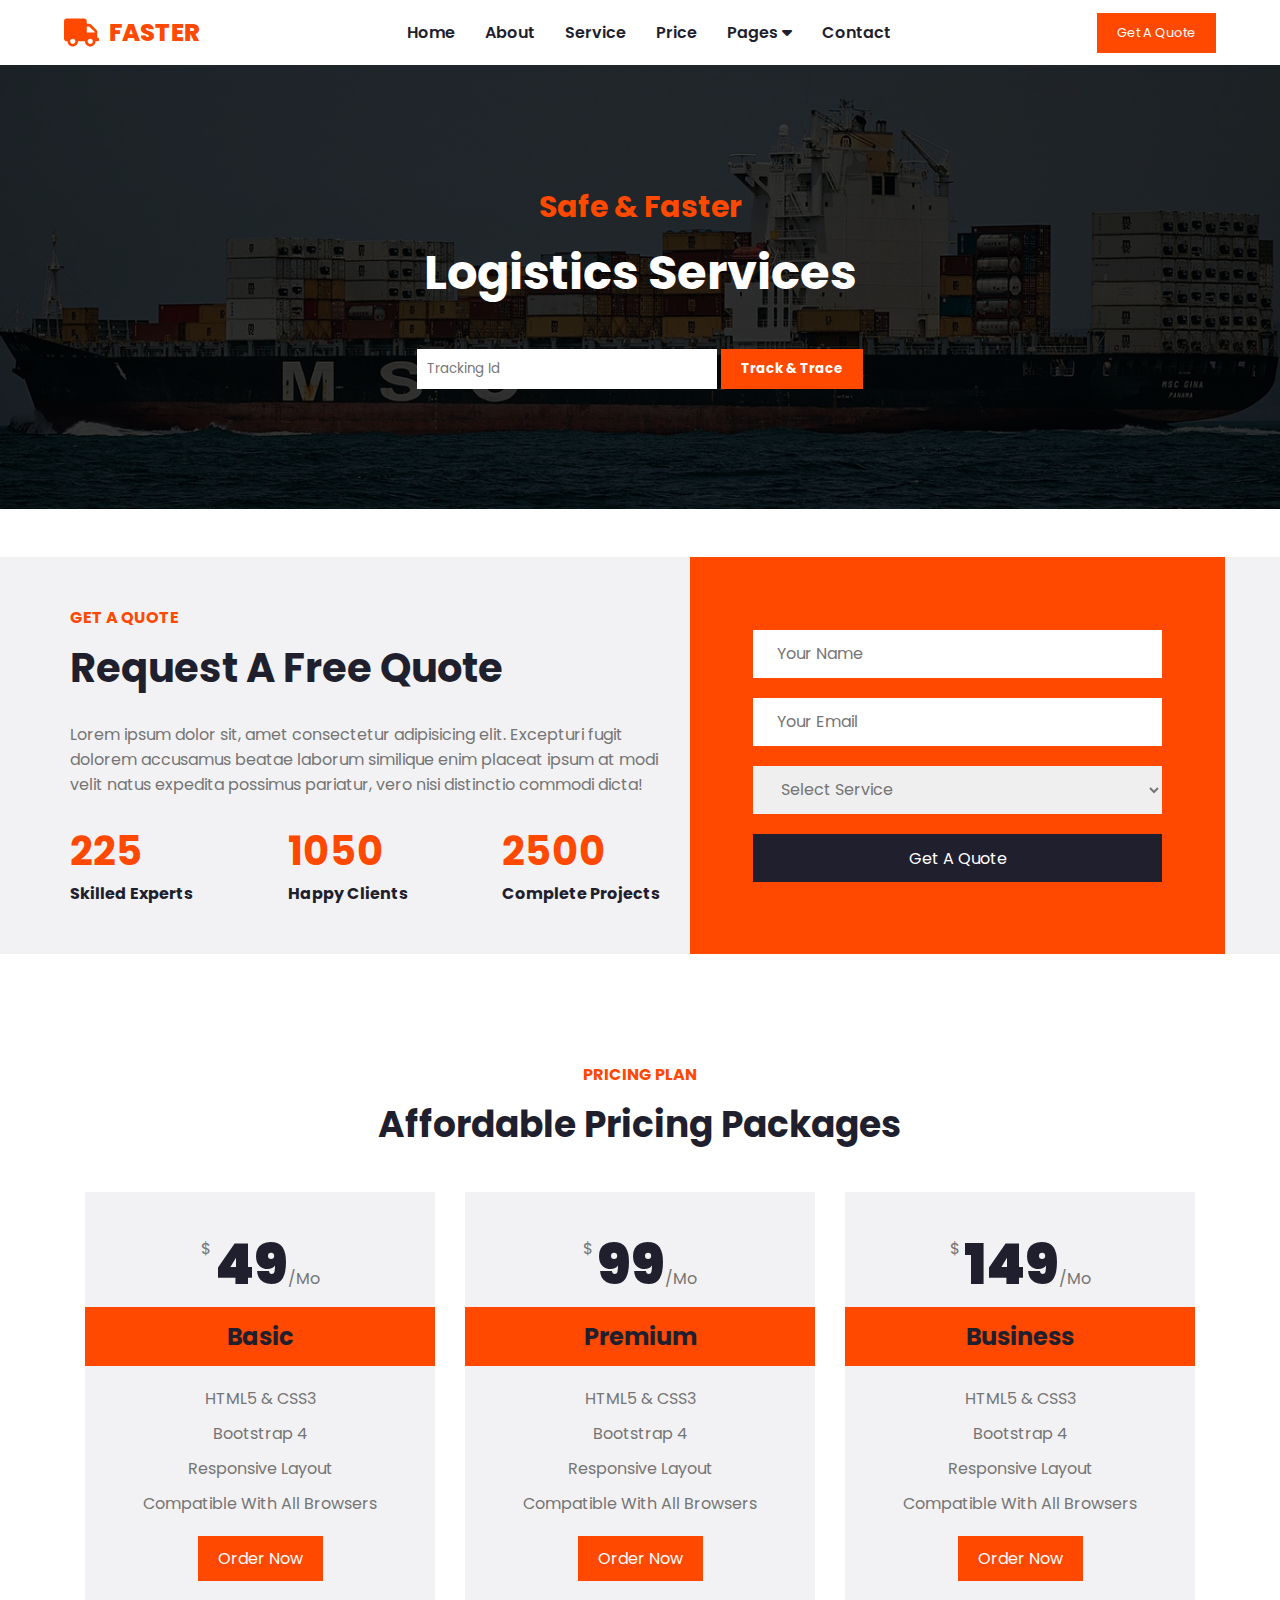
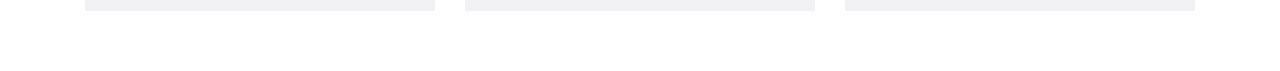
<file: index.html>
<!DOCTYPE html>
<html lang="pt-br">

<head>
	<meta charset="UTF-8">
	<meta name="viewport" content="width=device-width, initial-scale=1.0">
	<title>Fast</title>
	<link rel="stylesheet" href="css/style.css">
	<!-- Google Fonts -->
	<link rel="preconnect" href="https://fonts.googleapis.com">
	<link rel="preconnect" href="https://fonts.gstatic.com" crossorigin>
	<link href="https://fonts.googleapis.com/css2?family=Poppins:ital,wght@0,100;0,200;0,300;0,400;0,500;0,600;0,700;0,800;0,900;1,100;1,200;1,300;1,400;1,500;1,600;1,700;1,800;1,900&display=swap" rel="stylesheet">
	<link rel="stylesheet" href="https://cdnjs.cloudflare.com/ajax/libs/font-awesome/6.5.0/css/all.min.css">

</head>

<body>
	<header>
		<div class="container">
			<div class="logo">
				<img src="img/truck.svg" alt="Caminhao de entrega" class="logo-icone">
				<span class="logo-texto">FASTER</span>
			</div>
			<nav>
				<ul class="menu">
					<li class="menu-link"><a href="#">Home</a></li>
					<li class="menu-link"><a href="#">About</a></li>
					<li class="menu-link"><a href="#">Service</a></li>
					<li class="menu-link"><a href="#">Price</a></li>
					<li class="menu-link"><a href="#">Pages <i class="fa-solid fa-caret-down"></i></a></li>
					<li class="menu-link"><a href="#">Contact</a></li>
				</ul>
			</nav>
			<a href="#" class="quote-botao">Get A Quote</a>
		</div>
	</header>
	<main>
		<section class="hero">
			<div class="hero-content">
				<h2><span>Safe & Faster</span><br>Logistics Services</h2>
				<div class="tracking-form">
					<input type="text" placeholder="Tracking Id">
					<button>Track & Trace</button>
				</div>
			</div>
		</section>
		<section class="container-orcamento">
			<div class="orcamento">
				<div class="orcamento-texto">
					<h6>GET A QUOTE</h6>
					<h1>Request A Free Quote</h1>
					<p id="orcamento-descricao">Lorem ipsum dolor sit, amet consectetur adipisicing elit. Excepturi fugit dolorem accusamus beatae laborum similique enim placeat ipsum at modi velit natus expedita possimus pariatur, vero nisi distinctio commodi dicta!</p>
					<div class="orcamento-estatisticas">
						<div class="estatisticas-items" id="estatisticas-1">
							<p class="estatisticas-numeros">225</p>
							<p class="estatisticas-textos">Skilled Experts</p>
						</div>
						<div class="estatisticas-items">
							<p class="estatisticas-numeros">1050</p>
							<p class="estatisticas-textos">Happy Clients</p>
						</div>
						<div class="estatisticas-items">
							<p class="estatisticas-numeros">2500</p>
							<p class="estatisticas-textos">Complete Projects</p>
						</div>
					</div>
				</div>
				<div class="orcamento-form">
					<form action="" class="form-container">
						<div class="form-group">
							<input type="text" id="name" placeholder="Your Name">
						</div>
						<div class="form-group">
							<input type="email" id="email" placeholder="Your Email">
						</div>
						<div class="form-group">
							<select name="service" id="service">
								<option value="">Select Service</option>
								<option value="Service1">Service 1</option>
								<option value="Service2">Service 2</option>
								<option value="Service3">Service 3</option>
							</select>
						</div>
						<button type="submit" class="form-btn">Get A Quote</button>
					</form>
				</div>
			</div>
		</section>
		<section class="pricing-secao">
			<div class="pricing-container">
				<div class="pricing-cabecalho">
					<h6>PRICING PLAN</h6>
					<h1>Affordable Pricing Packages</h1>
				</div>
				<div class="pricing-cards">
					<div class="pricing-card">
						<p class="price"><span class="cifrao">$</span>49<span>/Mo</span></p>
						<h2>Basic</h2>
						<ul class="features">
							<li>HTML5 & CSS3</li>
							<li>Bootstrap 4</li>
							<li>Responsive Layout</li>
							<li>Compatible With All Browsers</li>
						</ul>
						<a href="#" class="pricing-btn">Order Now</a>
					</div>
					<div class="pricing-card">
						<p class="price"><span class="cifrao">$</span>99<span>/Mo</span></p>
						<h2>Premium</h2>
						<ul class="features">
							<li>HTML5 & CSS3</li>
							<li>Bootstrap 4</li>
							<li>Responsive Layout</li>
							<li>Compatible With All Browsers</li>
						</ul>
						<a href="#" class="pricing-btn">Order Now</a>
					</div>
					<div class="pricing-card">
						<p class="price"><span class="cifrao">$</span>149<span>/Mo</span></p>
						<h2>Business</h2>
						<ul class="features">
							<li>HTML5 & CSS3</li>
							<li>Bootstrap 4</li>
							<li>Responsive Layout</li>
							<li>Compatible With All Browsers</li>
						</ul>
						<a href="#" class="pricing-btn">Order Now</a>
					</div>
				</div>
			</div>
		</section>


	</main>



</body>

</html>
</file>
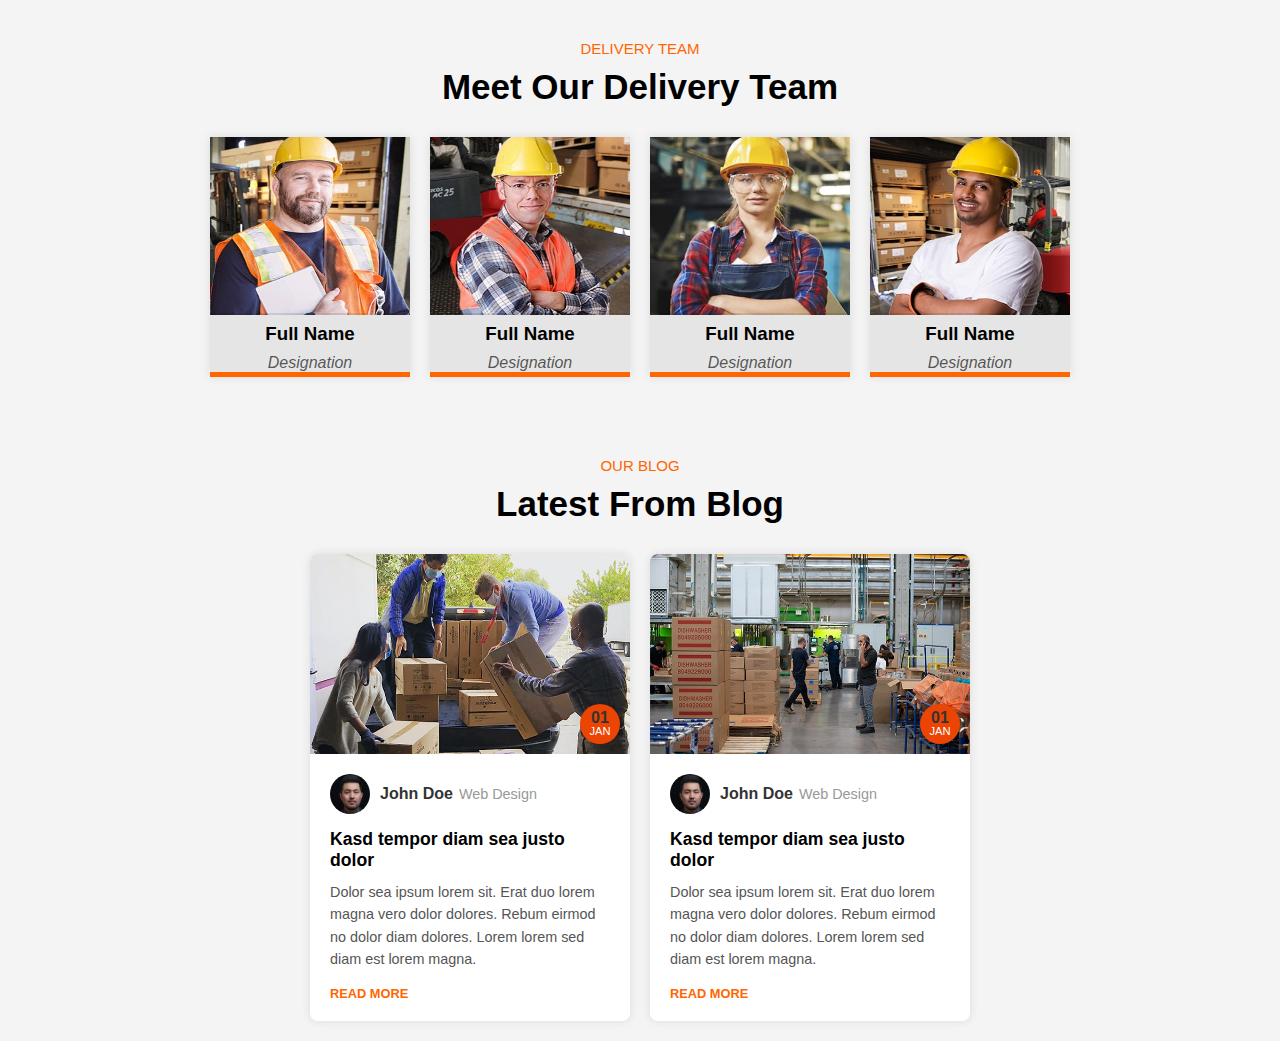
<file: main-02/index.html>
<!DOCTYPE html>
<html lang="pt-br">
<head>
  <meta charset="UTF-8">
  <meta name="viewport" content="width=device-width, initial-scale=1.0">
  <link rel="stylesheet" href="style.css">
  <title>Delivery Team</title>
</head>
<body>
  <!-- Seção da Equipe -->
  <div class="team-section">
    <div class="team-title">DELIVERY TEAM</div>
    <div class="team-subtitle">Meet Our Delivery Team</div>
    <div class="team-container">
      <div class="team-member">
        <img src="img/team-1.jpg" alt="Team Member 1">
        <section>
          <section class="linha"></section>
        </section>
        <h3>Full Name</h3>
        <p>Designation</p>
      </div>
      <div class="team-member">
        <img src="img/team-2.jpg" alt="Team Member 2">
        <section>
          <section class="linha"></section>
        </section>
        <h3>Full Name</h3>
        <p>Designation</p>
      </div>
      <div class="team-member">
        <img src="img/team-3.jpg" alt="Team Member 3">
        <section>
          <section class="linha"></section>
        </section>
        <h3>Full Name</h3>
        <p>Designation</p>
      </div>
      <div class="team-member">
        <img src="img/team-4.jpg" alt="Team Member 4">
        <section>
          <section class="linha"></section>
        </section>
        <h3>Full Name</h3>
        <p>Designation</p>
      </div>
    </div>
  </div>

  <!-- Seção do Blog -->
  <div class="team-section2">
    <div class="team-title2">OUR BLOG</div>
    <div class="team-subtitle2">Latest From Blog</div>
  </div>

  <!-- Container para os cards do blog -->
  <div class="post-list">
    <article class="post-card">
      <div class="post-img">
        <img src="img/blog-1.jpg" alt="Imagem 1">
        <div class="post-date">
          <span class="day">01</span>
          <span class="month">JAN</span>
        </div>
      </div>
      <div class="post-content">
        <div class="post-meta">
          <img class="author-img" src="img/testimonial-1.jpg" alt="Autor">
          <div class="info">
            <span class="author">John Doe</span>
            <span class="category">Web Design</span>
          </div>
        </div>
        <h3>Kasd tempor diam sea justo dolor</h3>
        <p>
          Dolor sea ipsum lorem sit. Erat duo lorem magna vero dolor dolores.
          Rebum eirmod no dolor diam dolores. Lorem lorem sed diam est lorem magna.
        </p>
        <a href="#" class="read-more">READ MORE</a>
      </div>
    </article>

    <article class="post-card">
      <div class="post-img">
        <img src="img/blog-2.jpg" alt="Imagem 2">
        <div class="post-date">
          <span class="day">01</span>
          <span class="month">JAN</span>
        </div>
      </div>
      <div class="post-content">
        <div class="post-meta">
          <img class="author-img" src="img/testimonial-1.jpg" alt="Autor">
          <div class="info">
            <span class="author">John Doe</span>
            <span class="category">Web Design</span>
          </div>
        </div>
        <h3>Kasd tempor diam sea justo dolor</h3>
        <p>
          Dolor sea ipsum lorem sit. Erat duo lorem magna vero dolor dolores.
          Rebum eirmod no dolor diam dolores. Lorem lorem sed diam est lorem magna.
        </p>
        <a href="#" class="read-more">READ MORE</a>
      </div>
    </article>
  </div>
</body>
</html>
</file>
<file: css/style.css>
* {
  margin: 0px;
  padding: 0px;
  box-sizing: border-box;
  font-family: 'Poppins', sans-serif;
}

:root {
  --cor-primaria: #ff4800;
  --cor-secundaria: #1f1f2e;
  --cor-texto: #757575;
  --cor-branca: #ffffff;
  --cor-background-claro: #f2f2f4;
  --cor-preta: #000000;
}

.container {
  width: 90%;
  max-width: 1200px;
  margin: 0 auto;
  display: flex;
  flex-wrap: wrap;
  justify-content: space-between;
  align-items: center;
}

.logo {
  display: flex;
  align-items: center;
  gap: 10px;
}

.logo-icone {
  width: 35px;
  height: auto;
}

.logo-texto {
  font-weight: 800;
  font-size: 24px;
  color: var(--cor-primaria);
}

.quote-botao {
  display: flex;
  align-items: center;
  justify-content: center;
  background-color: var(--cor-primaria);
  color: var(--cor-branca);
  padding: 5px 20px;
  height: 40px;
  margin: 10px 0;
  text-decoration: none;
  font-weight: 400;
  font-size: 80%;
  transition: 0.3s;
}

.quote-botao:hover {
  background-color: var(--cor-secundaria);
  cursor: pointer;
}

.hero {
  background: linear-gradient(rgba(0, 0, 0, 0.767), rgba(0, 0, 0, 0.795)),
    url('../img/header.jpg');
  background-size: cover;
  background-position: center;
  background-repeat: no-repeat;
  background-color: rgba(0, 0, 0, 0.507);
  padding: 100px 20px;
  text-align: center;
  color: var(--cor-branca);
}

.hero-content h2 {
  font-size: 48px;
  font-weight: bold;
}

.hero-content h2 span {
  color: var(--cor-primaria);
  font-size: 30px;
}

.tracking-form {
  margin-top: 20px;
}

.tracking-form input {
  padding: 10px;
  width: 300px;
  border: none;
}

.tracking-form button {
  padding: 10px 20px;
  border: none;
  background-color: var(--cor-primaria);
  color: var(--cor-branca);
  font-weight: bold;
  cursor: pointer;
  margin: 20px 0px;
}

.menu {
  list-style: none;
  display: flex;
  flex-wrap: wrap;
  margin: 0;
  padding: 0;
  font-weight: 900;
}

.menu li a {
  display: block;
  padding: 20px 15px;
  color: var(--cor-secundaria);
  text-decoration: none;
  font-weight: 600;
}

.menu li.menu-link a:hover {
  background-color: var(--cor-primaria);
  color: var(--cor-branca);
  border-radius: 3;
}

.container-orcamento {
  display: flex;
  justify-content: center;
  align-items: center;
  flex-wrap: wrap;
  padding: 0px 15px;
  background-color: var(--cor-background-claro);
  overflow: hidden;
  width: 100%;
  box-sizing: border-box;
  margin: 48px 0;
}

.orcamento {
  display: flex;
  flex-wrap: wrap;
  justify-content: space-between;
  width: 100%;
  max-width: 1200px;
  padding: 0px 15px;
  box-sizing: border-box;
}

.orcamento-texto {
  display: flex;
  flex-direction: column;
  padding: 0px 15px;
  flex: 1 1 400px;
  margin: 48px 0px;
  box-sizing: border-box;
}

.orcamento-texto h6 {
  color: var(--cor-primaria);
  font-size: 16px;
  margin-bottom: 8px;
}

.orcamento-texto h1 {
  color: var(--cor-secundaria);
  font-size: 40px;
  font-weight: bold;
  margin-bottom: 24px;
}

#orcamento-descricao {
  color: var(--cor-texto);
  margin-bottom: 24px;
}

.orcamento-estatisticas {
  display: flex;
  justify-content: space-between;
  flex-wrap: wrap;
  width: 100%;
}

.estatisticas-items {
  padding: 0px 15px;
}

#estatisticas-1 {
  padding-left: 0px;
}

.estatisticas-numeros {
  color: var(--cor-primaria);
  font-size: 40px;
  font-weight: bold;
}

.estatisticas-textos {
  color: var(--cor-secundaria);
  font-weight: bold;
}

.orcamento-form {
  display: flex;
  align-items: center;
  justify-content: center;
  background-color: var(--cor-primaria);
  flex: 1 1 300px;
  padding: 15px;
  box-sizing: border-box;
}

.form-container {
  display: flex;
  flex-direction: column;
  gap: 20px;
  width: 100%;
  padding: 48px;
}

.form-group input,
select {
  border: none;
  padding: 6px 24px;
  width: 100%;
  height: 48px;
  color: var(--cor-texto);
  font-size: 16px;
}

.form-group input,
select:focus {
  outline: none;
}

.form-btn {
  border: none;
  height: 48px;
  padding: 12px 16px;
  background-color: var(--cor-secundaria);
  color: var(--cor-branca);
  transition: 0.3s;
  font-size: 16px;
}

.form-btn:hover {
  background-color: var(--cor-preta);
  cursor: pointer;
}

.pricing-secao {
  padding: 60px 20px;
  box-sizing: border-box;
}

.pricing-container {
  max-width: 1200px;
  margin: 0 auto;
  display: flex;
  flex-direction: column;
  align-items: center;
}

.pricing-cabecalho {
  text-align: center;
  margin-bottom: 40px;
}

.pricing-cabecalho h6 {
  color: var(--cor-primaria);
  font-size: 16px;
  margin-bottom: 10px;
  text-transform: uppercase;
}

.pricing-cabecalho h1 {
  color: var(--cor-secundaria);
  font-size: 36px;
  font-weight: bold;
}

.pricing-cards {
  display: flex;
  flex-wrap: wrap;
  justify-content: center;
  gap: 30px;
  width: 100%;
}

.pricing-card {
  background-color: var(--cor-background-claro);
  padding: 30px 20px;
  flex: 1 1 300px;
  max-width: 350px;
  box-sizing: border-box;
  text-align: center;
  transition: transform 0.3s ease;
}

.pricing-card:hover {
  transform: translateY(-10px);
}

.pricing-card h2 {
  background-color: var(--cor-primaria);
  color: var(--cor-secundaria);
  font-size: 24px;
  width: calc(100% + 40px);
  margin: -20px -20px 20px -20px;
  padding: 12px 0;
  box-sizing: border-box;
}

.price {
  font-size: 56px;
  font-weight: 900;
  color: var(--cor-secundaria);
  margin-bottom: 20px;
}

.cifrao {
  font-size: 18px;
  color: var(--cor-texto);
  position: relative;
  top: -30px;
  margin-right: 4px;
}

.price span {
  font-size: 16px;
  color: var(--cor-texto);
  font-weight: 400;
  text-align: center;
}

.features {
  list-style: none;
  padding: 0;
  margin: 0 0 20px 0;
}

.features li {
  margin-bottom: 10px;
  color: var(--cor-texto);
}

.pricing-btn {
  display: inline-block;
  padding: 10px 20px;
  background-color: var(--cor-primaria);
  color: var(--cor-branca);
  text-decoration: none;
  transition: background-color 0.3s ease;
}

.pricing-btn:hover {
  background-color: var(--cor-secundaria);
}
</file>
<file: main-02/style.css>
/* Reset básico */
* {
    margin: 0;
    padding: 0;
    box-sizing: border-box;
  }
  
  body {
    font-family: 'Franklin Gothic Medium', 'Arial Narrow', Arial, sans-serif;
    text-align: center;
    background-color: #f4f4f4;
    padding: 20px;
  }
  
  .team-section {
    position: relative;
    margin: 20px auto;
    max-width: 1200px;
  }
  
  .team-title {
    color: #ff6600;
    font-size: 15px;
    margin-bottom: 10px;
  }
  
  .team-subtitle {
    font-size: 35px;
    font-weight: bold;
    margin-bottom: 30px;
  }
  
  .team-container {
    display: flex;
    justify-content: center;
    gap: 20px;
    flex-wrap: wrap;
  }
  
  .team-member {
    background-color: #fff;
    padding: 20px;
    box-shadow: 0 0 10px rgba(0,0,0,0.1);
    width: 200px;
    height: 15rem;
    position: relative;
    display: flex;
    flex-direction: column;
    align-items: center;
    text-align: center;
  }
  
  .team-member img {
    width: 100%;
    height: 74%; 
    position: absolute;
    top: 0;
  }     
  
  .team-member h3 {
    position: absolute;
    bottom: 2rem;
  }

  .team-member p {
    position: absolute;
    font-size: 1rem;
    bottom: 5px;
    color: rgba(0, 0, 0, 0.65);
    font-family: Arial, Helvetica, sans-serif;
    font-style: italic;
  }
  
  .team-member section {
    position: absolute;
    bottom: 0;
    left: 0; /* Se por  left: 0; e right: 0; ele amplia ocupando o espaço */
    right: 0;
    padding: 2rem;
    background-color: rgba(0, 0, 0, 0.1);
    color: #fff;
  }

  .team-member section .linha{
    background-color: #ff6600;
    padding: 2.5px;
  }

  .team-title2{
    margin-top: 5rem;
    color: #ff6600;
    font-size: 15px;
    margin-bottom: 10px;
  }

  .team-subtitle2{
    font-size: 35px;
    font-weight: bold;
    margin-bottom: 30px;
  }

  .post-list {
    display: flex;
    flex-wrap: wrap;      
    gap: 20px;
    justify-content: center;
    max-width: 1200px;
    margin: 0 auto;
  }
  
  .post-card {
    background-color: #fff;
    width: 320px;
    border-radius: 8px;
    overflow: hidden;
    box-shadow: 0 0 10px rgba(0,0,0,0.1);
    text-align: left;
    display: flex;
    flex-direction: column;
    position: relative;
  }
  
  .post-img {
    position: relative; 
    width: 100%;
    height: 200px;      
    overflow: hidden;       
  }
  
  .post-img img {
    width: 100%;
    height: 100%;
    object-fit: cover;     
    display: block;
  }
  
  .post-date {
    position: absolute;
    bottom: 10px;
    right: 10px;
    background: rgb(235, 68, 3);
    color: #fff;
    border-radius: 50%;
    width: 40px;
    height: 40px;
    display: flex;
    flex-direction: column;
    align-items: center;
    justify-content: center;
  }
  
  .post-date .day {
    font-size: 1rem;
    font-weight: 700;
    line-height: 1;
    color: #333;
  }
  
  .post-date .month {
    font-size: 0.7rem;
    text-transform: uppercase;
    line-height: 1;
  }
  
  .post-content {
    padding: 20px;
    display: flex;
    flex-direction: column;
  }

  .post-meta {
    display: flex;
    align-items: center;
    margin-bottom: 15px;
  }
  
  .author-img {
    width: 40px;
    height: 40px;
    border-radius: 50%;
    object-fit: cover;
    margin-right: 10px;
  }
  
  .info {
    display: flex;
    gap: 6px;
    flex-wrap: wrap;
    align-items: center;
  }
  .info .author {
    font-weight: bold;
    color: #333;
  }
  .info .category {
    font-size: 0.9rem;
    color: #999;
  }
  
  .post-content h3 {
    font-size: 1.1rem;
    margin-bottom: 10px;
  }
  
  .post-content p {
    font-size: 0.9rem;
    color: #555;
    line-height: 1.4rem;
    margin-bottom: 15px;
  }
  
  .read-more {
    margin-top: auto;      
    display: inline-block;
    text-decoration: none;
    color: #ff6600;
    font-weight: bold;
    text-transform: uppercase;
    font-size: 0.8rem;
  }
  
  .read-more:hover {
    text-decoration: underline;
  }
</file>
